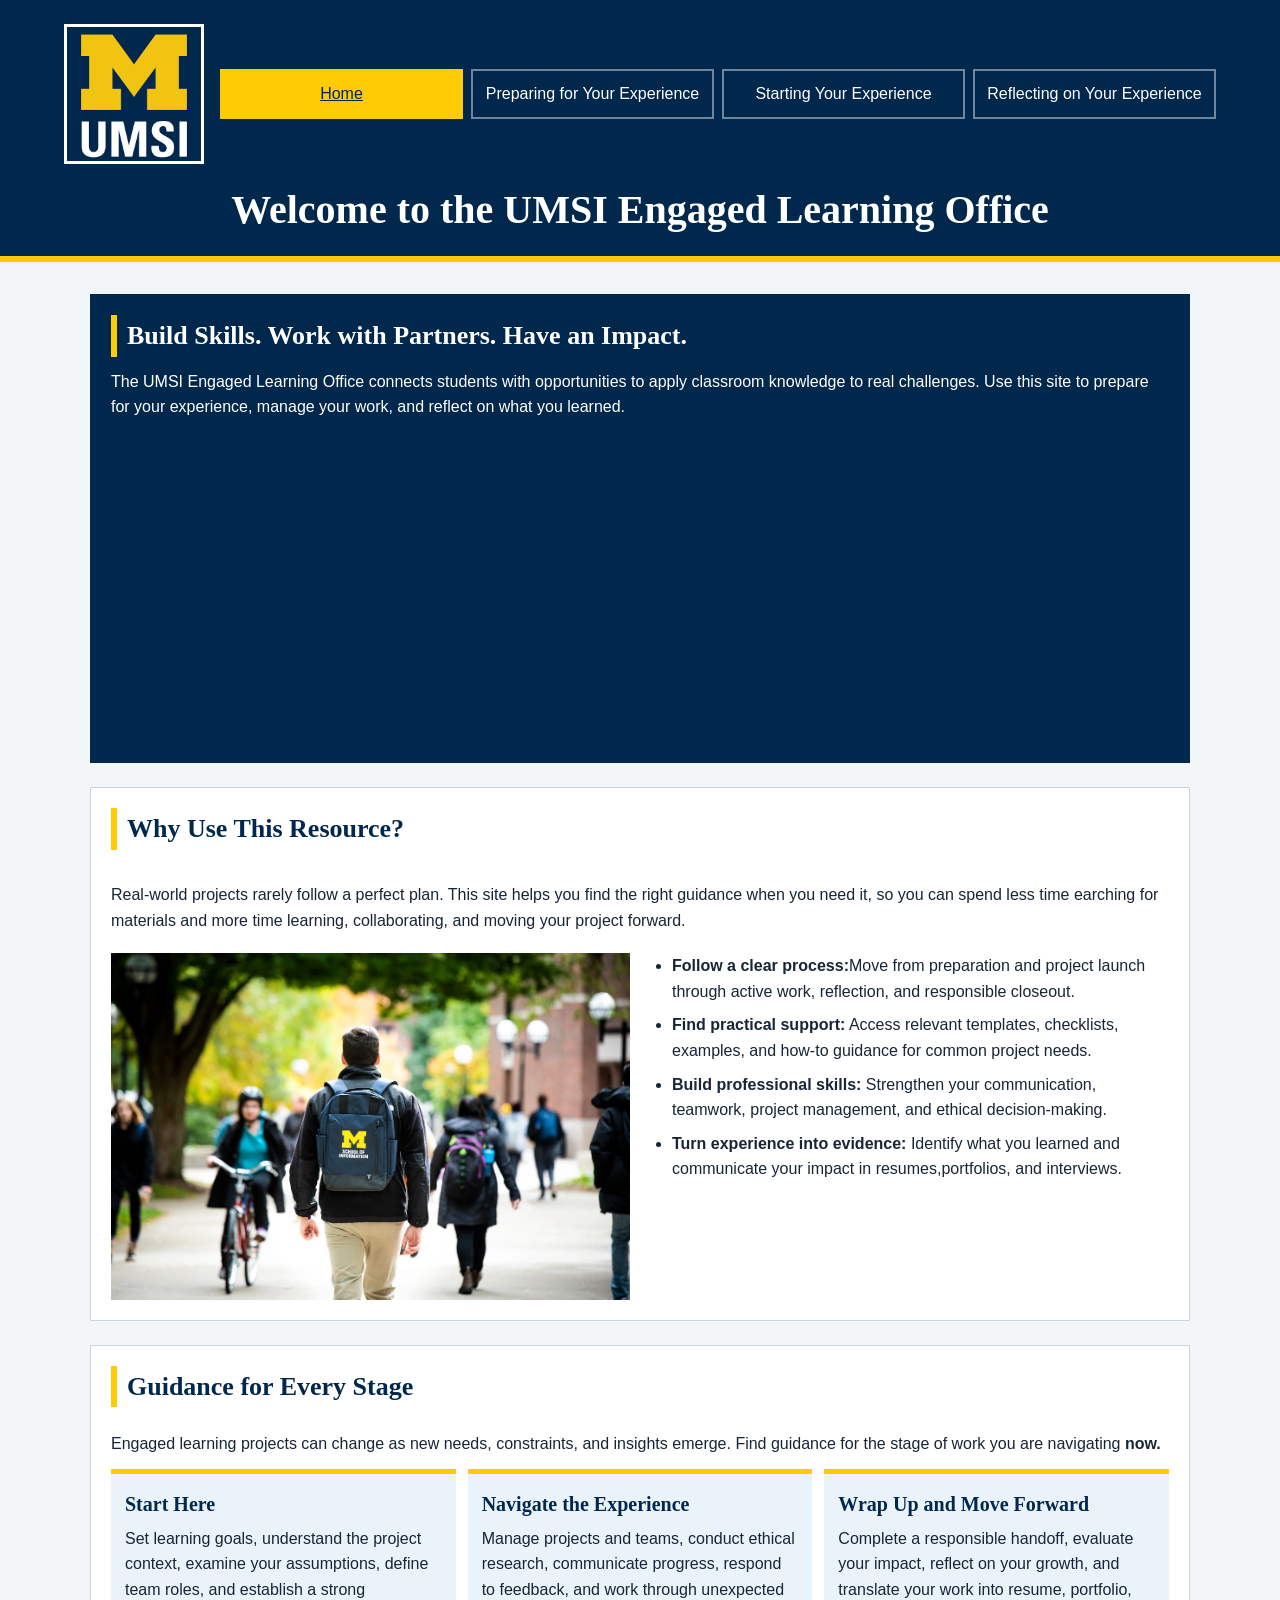
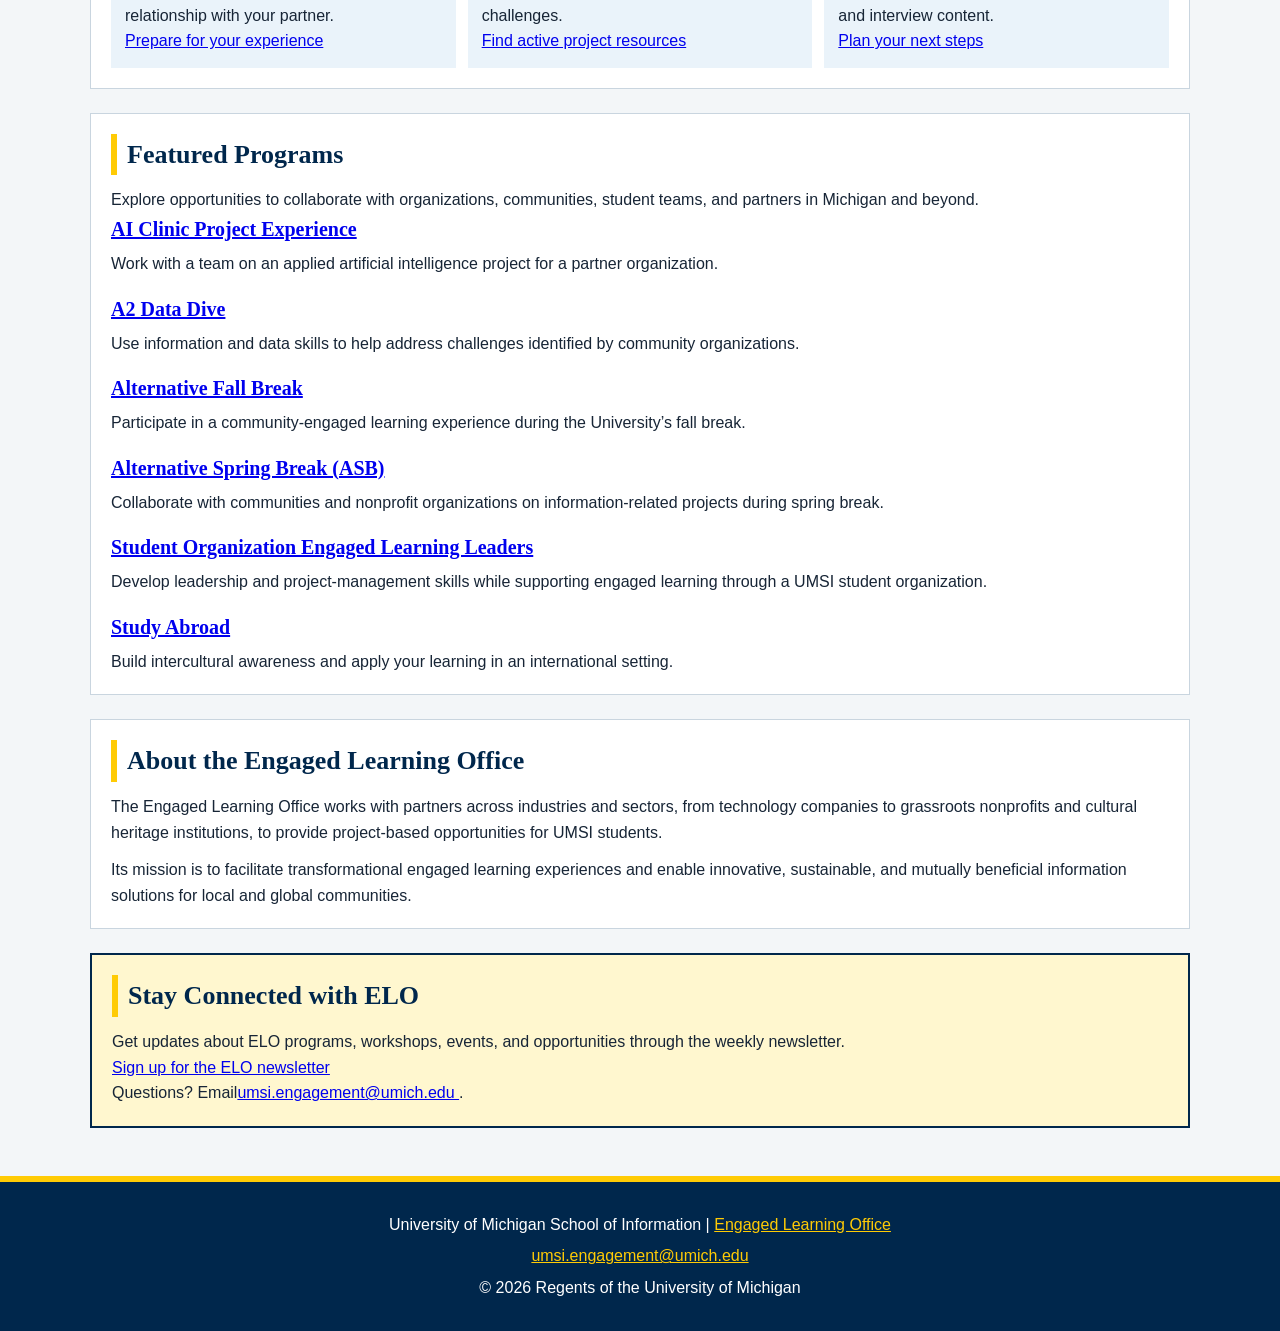
<file: index.html>
<!DOCTYPE html>
<html lang="en">
  <head>
    <meta charset="UTF-8">
    <meta name="viewport" content="width=device-width, initial-scale=1.0">
  
    <title>Engaged Learning Resources | UMSI</title>

    <link rel="stylesheet" href="css/html5reset.css">
    <link rel="stylesheet" href="css/style.css">
  </head>
<body>

    <header class="site-header">
  <a class="skip-link" href = "#main">Skip to Main Content</a>
        <img class="site-logo" src="images/UMSI_signature_vertical_informal_solidblue.jpg" alt="UMSI Logo">
        <nav class="site-nav">
            <ul>
                <li><a href = "index.html" aria-current="page">Home</a></li>
                <li><a href = "prep.html">Preparing for Your Experience</a></li>
                <li><a href = "start.html">Starting Your Experience</a></li>
                <li><a href = "reflect.html">Reflecting on Your Experience</a></li>
            </ul>
        </nav>
    <h1>Welcome to the UMSI Engaged Learning Office</h1>

    </header>
    <main id="main" class="site-main">
    <section class="intro-panel">
      <h2>Build Skills. Work with Partners. Have an Impact.</h2>
      <p>
       The UMSI Engaged Learning Office connects students with opportunities to apply classroom knowledge to real challenges. Use this site to prepare for your experience, manage your work, and reflect on what you learned.
      </p>

      <iframe width="560px" height="315px" src="https://www.youtube.com/embed/81ZO9RfIJEQ?si=tBp82YWZMl1u7CVS" title="YouTube video player" frameborder="0" allow="accelerometer; autoplay; clipboard-write; encrypted-media; gyroscope; picture-in-picture; web-share" referrerpolicy="strict-origin-when-cross-origin" allowfullscreen></iframe>
         <!-- Note: this iframe might cause an Axe ARIA error - that's not on you that's on YouTube! -->
    </section>

<section class="feature-overview">
    <h2>Why Use This Resource?</h2>

    <p>Real-world projects rarely follow a perfect plan. This site helps you find the right guidance when you need it, so you can spend less time earching for materials and more time learning, collaborating, and moving your project forward.
    </p>
        <img src="images/UMSI_CampusFall_UMSIBackpack_02.jpg" alt="A student wears a UMSI backpack in fall on the drag.">
    <ul>
        <li><strong>Follow a clear process:</strong>Move from preparation and project launch through active work, reflection, and responsible closeout.</li>
        <li><strong>Find practical support:</strong> Access relevant templates, checklists, examples, and how-to guidance for common project needs.</li>
        <li><strong>Build professional skills:</strong> Strengthen your communication, teamwork, project management, and ethical decision-making.</li>
        <li><strong>Turn experience into evidence:</strong> Identify what you learned and communicate your impact in resumes,portfolios, and interviews.</li>
    </ul>
</section>

 <section class="stage-grid">
    <h2>Guidance for Every Stage</h2>
    <p>Engaged learning projects can change as new needs, constraints, and insights emerge. Find guidance for the stage of work you are navigating <strong>now.</strong></p>
    <article>
      <h3>Start Here</h3>
      <p>Set learning goals, understand the project context, examine your assumptions, define team roles, and establish a strong relationship with your partner.</p>
      <a href="prep.html">Prepare for your experience</a>
    </article>

    <article>
      <h3>Navigate the Experience</h3>
      <p>Manage projects and teams, conduct ethical research, communicate progress, respond to feedback, and work through unexpected challenges.</p>
      <a href="start.html">Find active project resources</a>
    </article>

    <article>
      <h3>Wrap Up and Move Forward</h3>
      <p>Complete a responsible handoff, evaluate your impact, reflect on your growth, and translate your work into resume, portfolio, and interview content.</p>
      <a href="reflect.html">Plan your next steps</a>
    </article>
  </section>

   <section class="resource-list">
    <h2>Featured Programs</h2>
    <p>Explore opportunities to collaborate with organizations, communities, student teams, and partners in Michigan and beyond.</p>
    <article>
    <h3><a href="https://mcompass.umich.edu/_portal/tds-program-brochure?programid=12810">AI Clinic Project Experience</a></h3>
    <p>Work with a team on an applied artificial intelligence project for a partner organization.</p>
    </article>

    <article>
    <h3><a href="https://mcompass.umich.edu/_portal/tds-program-brochure?programid=12556">A2 Data Dive</a></h3>
    <p>Use information and data skills to help address challenges identified by community organizations.</p>
    </article>

     <article>
      <h3><a href="https://mcompass.umich.edu/_portal/tds-program-brochure?programid=11297">Alternative Fall Break</a></h3>
      <p>Participate in a community-engaged learning experience during the University’s fall break.</p>
    </article>

    <article>
      <h3><a href="https://mcompass.umich.edu/_portal/tds-program-brochure?programid=10621">Alternative Spring Break (ASB)</a></h3>
       <p>Collaborate with communities and nonprofit organizations on information-related projects during spring break.</p>
    </article>

    <article>
      <h3><a href="https://mcompass.umich.edu/_portal/tds-program-brochure?programid=12294">Student Organization Engaged Learning Leaders</a></h3>
       <p>Develop leadership and project-management skills while supporting engaged learning through a UMSI student organization.</p>
    </article>

    <article>
      <h3><a href="https://www.si.umich.edu/student-life/study-abroad">Study Abroad</a></h3>
      <p>Build intercultural awareness and apply your learning in an international setting. </p>
    </article>
   </section>
  <section>
    <h2>About the Engaged Learning Office</h2>
    <p>The Engaged Learning Office works with partners across industries and sectors, from technology companies to grassroots nonprofits and cultural heritage institutions, to provide project-based opportunities for UMSI students.</p>
    <p>Its mission is to facilitate transformational engaged learning experiences and enable innovative, sustainable, and mutually beneficial information solutions for local and global communities.</p>
  </section>
  <aside class="callout-panel">
    <h2>Stay Connected with ELO</h2>
    <p>Get updates about ELO programs, workshops, events, and opportunities through the weekly newsletter.</p>
    <div>
       <a href="https://umsi.info/elo-newsletter"> Sign up for the ELO newsletter</a>
    </div>
    <p>Questions? Email<a href="mailto:umsi.engagement@umich.edu">umsi.engagement@umich.edu </a>.</p>
  </aside>


        <!-- Content taken & modified from UMGPT with the prompt, "Write me a webpage of intro content to help meet the following requirements - this is for the home page": and then pasted in the client objectives & project requirements"
        UMGPT. (2026). UMGPT ( GPT-5.6 Sol September 7th version) [Large language model]. -->
    </main>
    <footer class="site-footer">
        <p>University of Michigan School of Information | <a href="https://www.si.umich.edu/programs/engaged-learning/about-engaged-learning-office">Engaged Learning Office </a></p>
      <address>
        <a href="mailto:umsi.engagement@umich.edu">umsi.engagement@umich.edu</a>
      </address>
      <p>&copy; <span id="year"></span> Regents of the University of Michigan</p>
    </footer>
    <script src="js/script.js"></script>
</body>
</html>
</file>
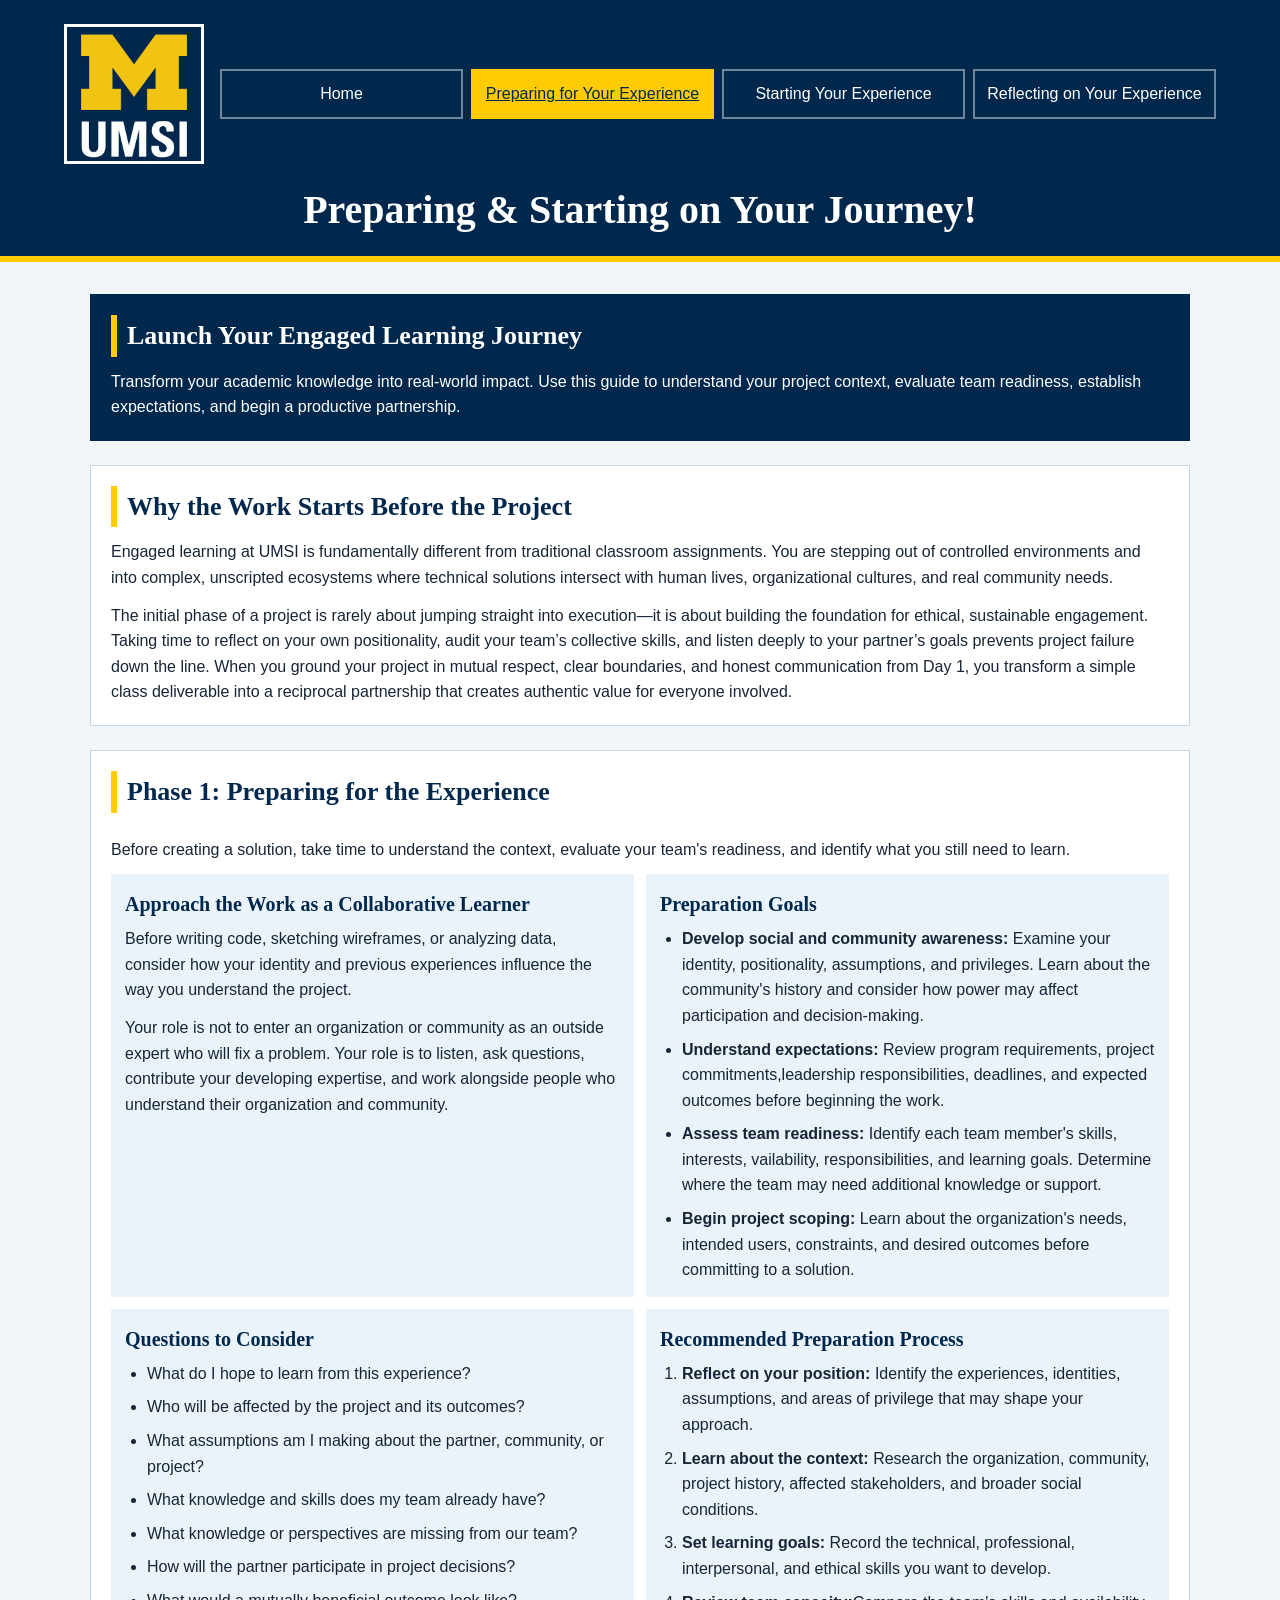
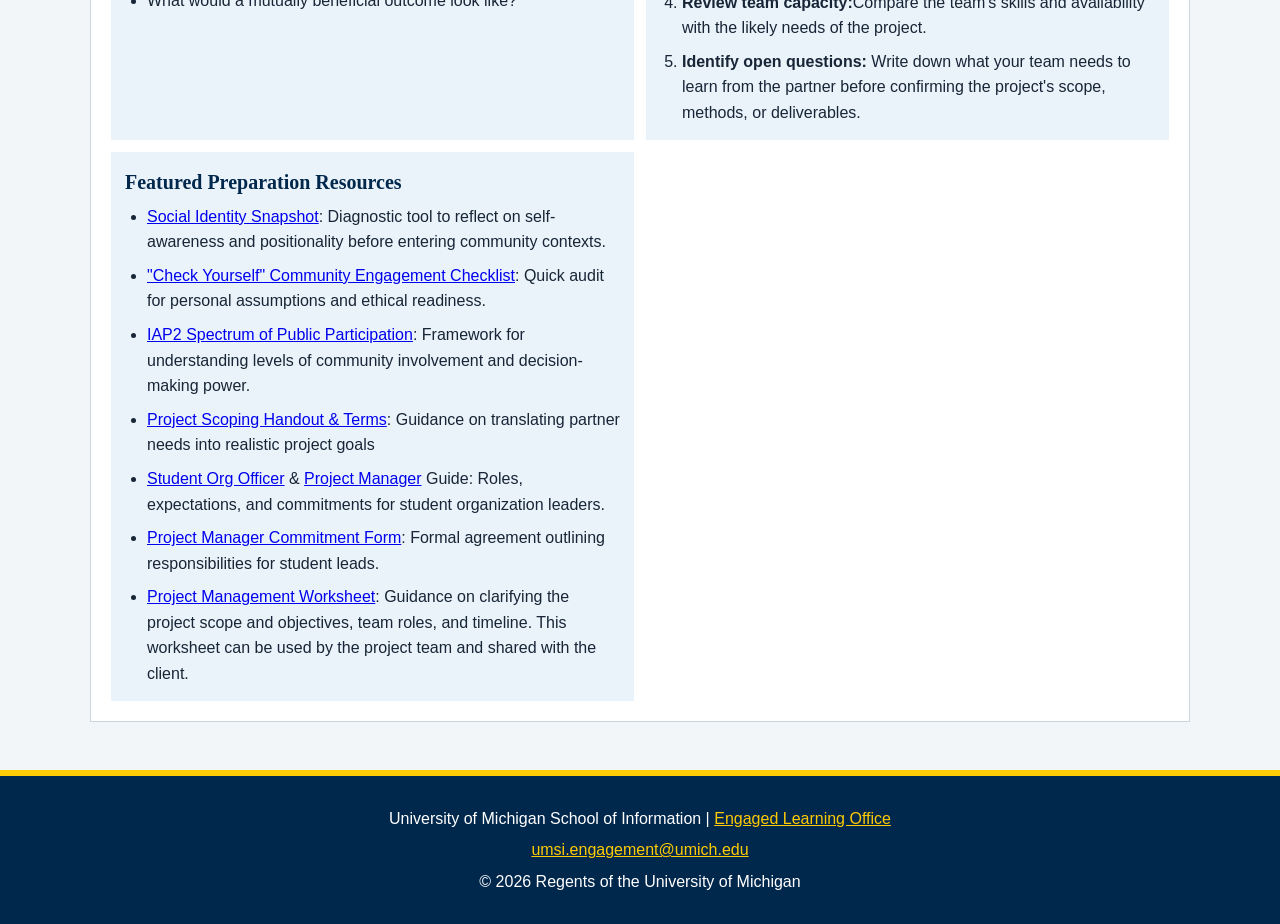
<file: prep.html>
<!DOCTYPE html>
<html lang="en">
<head>
    <meta charset="UTF-8">
    <meta name="viewport" content="width=device-width, initial-scale=1.0">
    <title>Preparing for Your Experience | UMSI</title>
    <link rel="stylesheet" href="css/html5reset.css">
    <link rel="stylesheet" href="css/style.css">
</head>
<body>

    <header class="site-header">

  <a class="skip-link" href = "#main">Skip to Main Content</a>
        <img class="site-logo" src="images/UMSI_signature_vertical_informal_solidblue.jpg" alt="UMSI Logo">
        <nav class="site-nav">
            <ul>
                <li><a href = "index.html">Home</a></li>
                <li><a href = "prep.html" aria-current="page">Preparing for Your Experience</a></li>
                <li><a href="start.html">Starting Your Experience</a></li>
                <li><a href="reflect.html">Reflecting on Your Experience</a></li>
            </ul>
        </nav>
    <h1>Preparing & Starting on Your Journey!</h1>
  </header>
<main id="main" class="site-main">
  
<section class="intro-panel">
  <h2>Launch Your Engaged Learning Journey</h2>
  <p>Transform your academic knowledge into real-world impact. Use this guide to understand your project context, evaluate team readiness, establish expectations, and begin a productive partnership.</p>
</section>

<section>
  <h2>Why the Work Starts Before the Project</h2>
  <p>Engaged learning at UMSI is fundamentally different from traditional classroom assignments. You are stepping out of controlled environments and into complex, unscripted ecosystems where technical solutions intersect with human lives, organizational cultures, and real community needs.</p>
  <p>The initial phase of a project is rarely about jumping straight into execution—it is about building the foundation for ethical, sustainable engagement. Taking time to reflect on your own positionality, audit your team’s collective skills, and listen deeply to your partner’s goals prevents project failure down the line. When you ground your project in mutual respect, clear boundaries, and honest communication from Day 1, you transform a simple class deliverable into a reciprocal partnership that creates authentic value for everyone involved.</p>


</section>

<section class="prep-grid">
  <h2>Phase 1: Preparing for the Experience</h2>
  <p>Before creating a solution, take time to understand the context, evaluate your team's readiness, and identify what you still need to learn.</p>
  <article>
    <h3>Approach the Work as a Collaborative Learner</h3>
    <p>Before writing code, sketching wireframes, or analyzing data, consider how your identity and previous experiences influence the way you understand the project.</p>
    <p>Your role is not to enter an organization or community as an outside expert who will fix a problem. Your role is to listen, ask questions, contribute your developing expertise, and work alongside people who understand their organization and community.</p>
  </article>

  <article>
    <h3>Preparation Goals</h3>
    <ul>
      <li><strong>Develop social and community awareness:</strong> Examine your identity, positionality, assumptions, and privileges. Learn about the community's history and consider how power may affect participation and decision-making.
      </li>
      <li><strong>Understand expectations:</strong> Review program requirements, project commitments,leadership responsibilities, deadlines, and expected outcomes before beginning the work.</li>
      <li><strong>Assess team readiness:</strong> Identify each team member's skills, interests, vailability, responsibilities, and learning goals. Determine where the team may need additional knowledge or support.</li>
      <li><strong>Begin project scoping:</strong> Learn about the organization's needs, intended users, constraints, and desired outcomes before committing to a solution.
      </li>
    </ul>
  </article>

  <article>
    <h3>Questions to Consider</h3>
    <ul>
      <li>What do I hope to learn from this experience?</li>
      <li>Who will be affected by the project and its outcomes?</li>
      <li>What assumptions am I making about the partner, community, or project?</li>
      <li>What knowledge and skills does my team already have?</li>
      <li>What knowledge or perspectives are missing from our team?</li>
      <li>How will the partner participate in project decisions?</li>
      <li>What would a mutually beneficial outcome look like?</li>
    </ul>
  </article>

  <article>
    <h3>Recommended Preparation Process</h3>
    <ol>
      <li><strong>Reflect on your position:</strong> Identify the experiences, identities, assumptions, and areas of privilege that may shape your approach.</li>
      <li><strong>Learn about the context:</strong> Research the organization, community, project history, affected stakeholders, and broader social conditions.</li>
      <li><strong>Set learning goals:</strong> Record the technical, professional, interpersonal, and ethical skills you want to develop.</li>
      <li><strong>Review team capacity:</strong>Compare the team's skills and availability with the likely needs of the project. </li>
      <li><strong>Identify open questions:</strong> Write down what your team needs to learn from the partner before confirming the project's scope, methods, or deliverables.
      </li>
    </ol>
  </article>

  <article>
    <h3>Featured Preparation Resources</h3>
    <ul>
      <li><a href="https://sites.lsa.umich.edu/equitable-teaching/social-identity-snapshot">Social Identity Snapshot</a>: Diagnostic tool to reflect on self-awareness and positionality before entering community contexts.</li>
      <li><a href="https://docs.google.com/document/d/1Qt9YeStVwDHjwJhOLAz42JSNQR2lFMurdUtxtdrGkuc/edit?tab=t.0#heading=h.ch0bvccjkrzn">"Check Yourself" Community Engagement Checklist</a>: Quick audit for personal assumptions and ethical readiness.</li>
      <li><a href="https://drive.google.com/file/d/1zc1RNlrDxV51-muOERdDTnINQcquJpOA/view?usp=sharing">IAP2 Spectrum of Public Participation</a>: Framework for understanding levels of community involvement and decision-making power.</li>
      <li><a href="https://docs.google.com/document/d/1TrEDolwmOIlXgYgAP9VvlOGoYOwFfe6KxzZOgZSVYVw/edit?usp=drive_link">Project Scoping Handout & Terms</a>: Guidance on translating partner needs into realistic project goals</li>
      <li><a href="https://docs.google.com/document/d/1AexsV_JeSd0kRUBbcifZpfBu6y6Zi8Y0iJScp1I3gkM/edit?usp=drive_link">Student Org Officer</a> & <a href="https://docs.google.com/document/u/0/d/1uwOOS0TrXWzcSShj8DUFpckWo0t1UNu_Q7WVbZnLhX0/edit">Project Manager</a> Guide: Roles, expectations, and commitments for student organization leaders.</li>
      <li><a href="https://docs.google.com/document/d/1U4lCNGyWKJ3C2i_VgFqAR45Z4zF1FehuthuqT-M2wdI/edit?usp=drive_link">Project Manager Commitment Form</a>: Formal agreement outlining responsibilities for student leads.</li>
      <li><a href="https://docs.google.com/document/d/1twc-7TYWmb_PNrOBiDI1NuJqJAuhluTICr22GRd_NLc/edit?usp=drive_link">Project Management Worksheet</a>: Guidance on clarifying the project scope and objectives, team roles, and timeline. This worksheet can be used by the project team and shared with the client.</li>
    </ul>
  </article>
</section>
<!-- Content taken & modified from UMGPT with the prompt, "for the same content write me some intro content and resources for a prep page using the ELO content below" - this was after I had asked for content for the home page. " UMGPT. (2026). UMGPT ( GPT-5.6 Sol September 7th version) [Large language model]. -->
</main>
<footer class="site-footer">
        <p>University of Michigan School of Information | <a href="https://www.si.umich.edu/programs/engaged-learning/about-engaged-learning-office">Engaged Learning Office </a></p>
      <address>
        <a href="mailto:umsi.engagement@umich.edu">umsi.engagement@umich.edu</a>
      </address>
      <p>&copy; <span id="year"></span> Regents of the University of Michigan</p>
    </footer>
    <script src="js/script.js"></script>
</body>

</html>
</file>
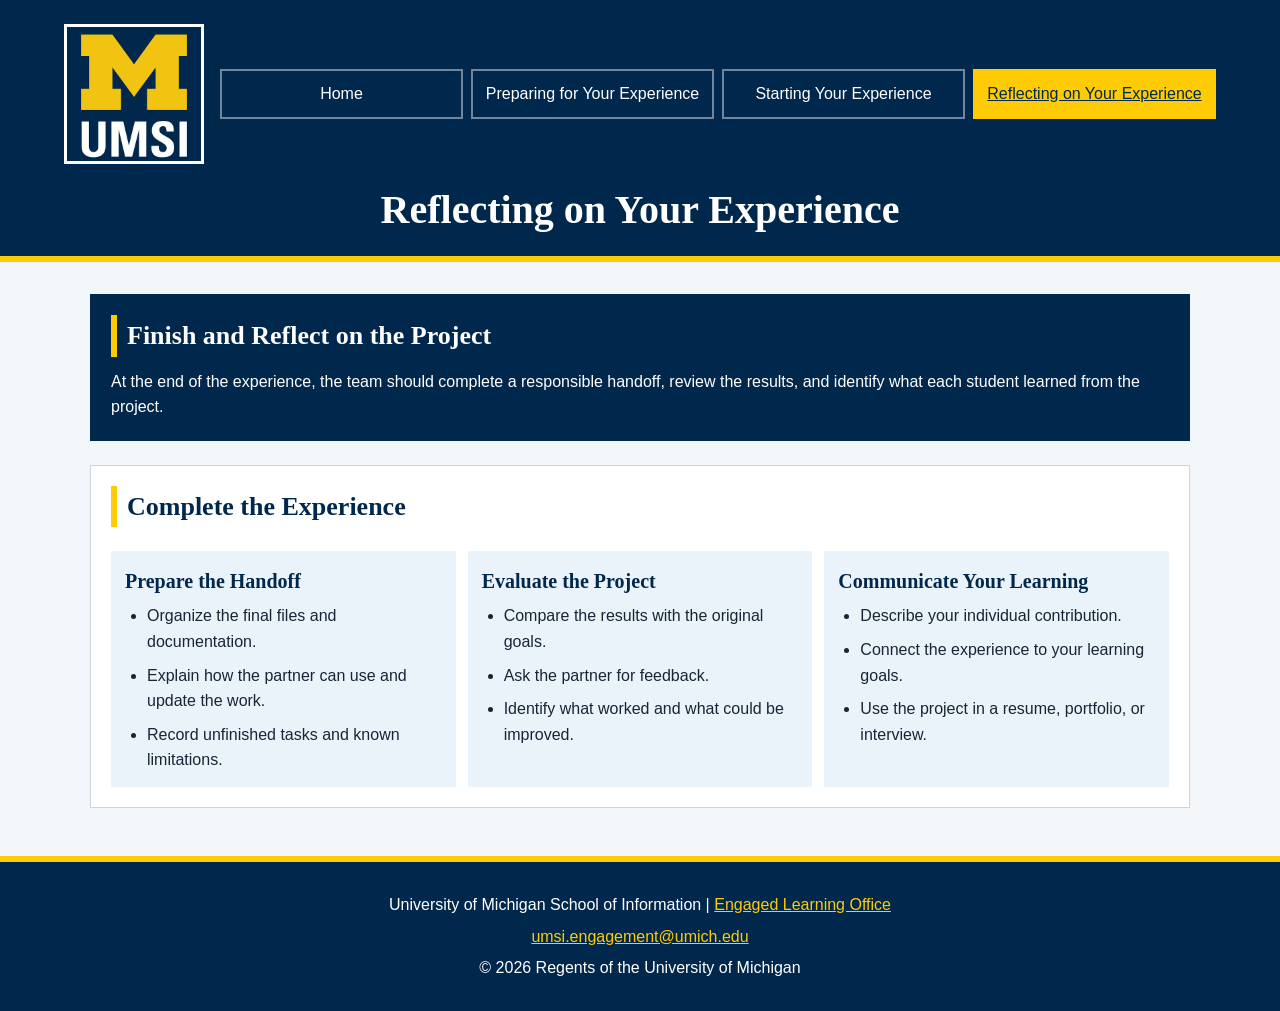
<file: reflect.html>
<!DOCTYPE html>
<html lang="en">
<head>
    <meta charset="UTF-8">
    <meta name="viewport" content="width=device-width, initial-scale=1.0">
    <title>Reflecting on Your Experience | UMSI</title>
    <link rel="stylesheet" href="css/html5reset.css">
    <link rel="stylesheet" href="css/style.css">
</head>
<body>

    <header class="site-header">

  <a class="skip-link" href = "#main">Skip to Main Content</a>
        <img class="site-logo" src="images/UMSI_signature_vertical_informal_solidblue.jpg" alt="UMSI Logo">
        <nav class="site-nav">
            <ul>
                <li><a href = "index.html">Home</a></li>
                <li><a href = "prep.html">Preparing for Your Experience</a></li>
                <li><a href="start.html">Starting Your Experience</a></li>
                <li><a href="reflect.html" aria-current="page">Reflecting on Your Experience</a></li>
            </ul>
        </nav>
    <h1>Reflecting on Your Experience</h1>
  </header>
<main id="main" class="site-main">
  
<section class="intro-panel">
  <h2>Finish and Reflect on the Project</h2>
  <p>At the end of the experience, the team should complete a responsible handoff, review the results, and identify what each student learned from the project.</p>
</section>

<section class="reflect-grid">
  <h2>Complete the Experience</h2>
  <article>
    <h3>Prepare the Handoff</h3>
    <ul>
      <li>Organize the final files and documentation.</li>
      <li>Explain how the partner can use and update the work.</li>
      <li>Record unfinished tasks and known limitations.</li>
    </ul>
  </article>

  <article>
    <h3>Evaluate the Project</h3>
    <ul>
      <li>Compare the results with the original goals.</li>
      <li>Ask the partner for feedback.</li>
      <li>Identify what worked and what could be improved.</li>
    </ul>
  </article>

  <article>
    <h3>Communicate Your Learning</h3>
    <ul>
      <li>Describe your individual contribution.</li>
      <li>Connect the experience to your learning goals.</li>
      <li>Use the project in a resume, portfolio, or interview.</li>
    </ul>
  </article>
</section>
</main>
<footer class="site-footer">
        <p>University of Michigan School of Information | <a href="https://www.si.umich.edu/programs/engaged-learning/about-engaged-learning-office">Engaged Learning Office </a></p>
      <address>
        <a href="mailto:umsi.engagement@umich.edu">umsi.engagement@umich.edu</a>
      </address>
      <p>&copy; <span id="year"></span> Regents of the University of Michigan</p>
    </footer>
    <script src="js/script.js"></script>
</body>

</html>
</file>
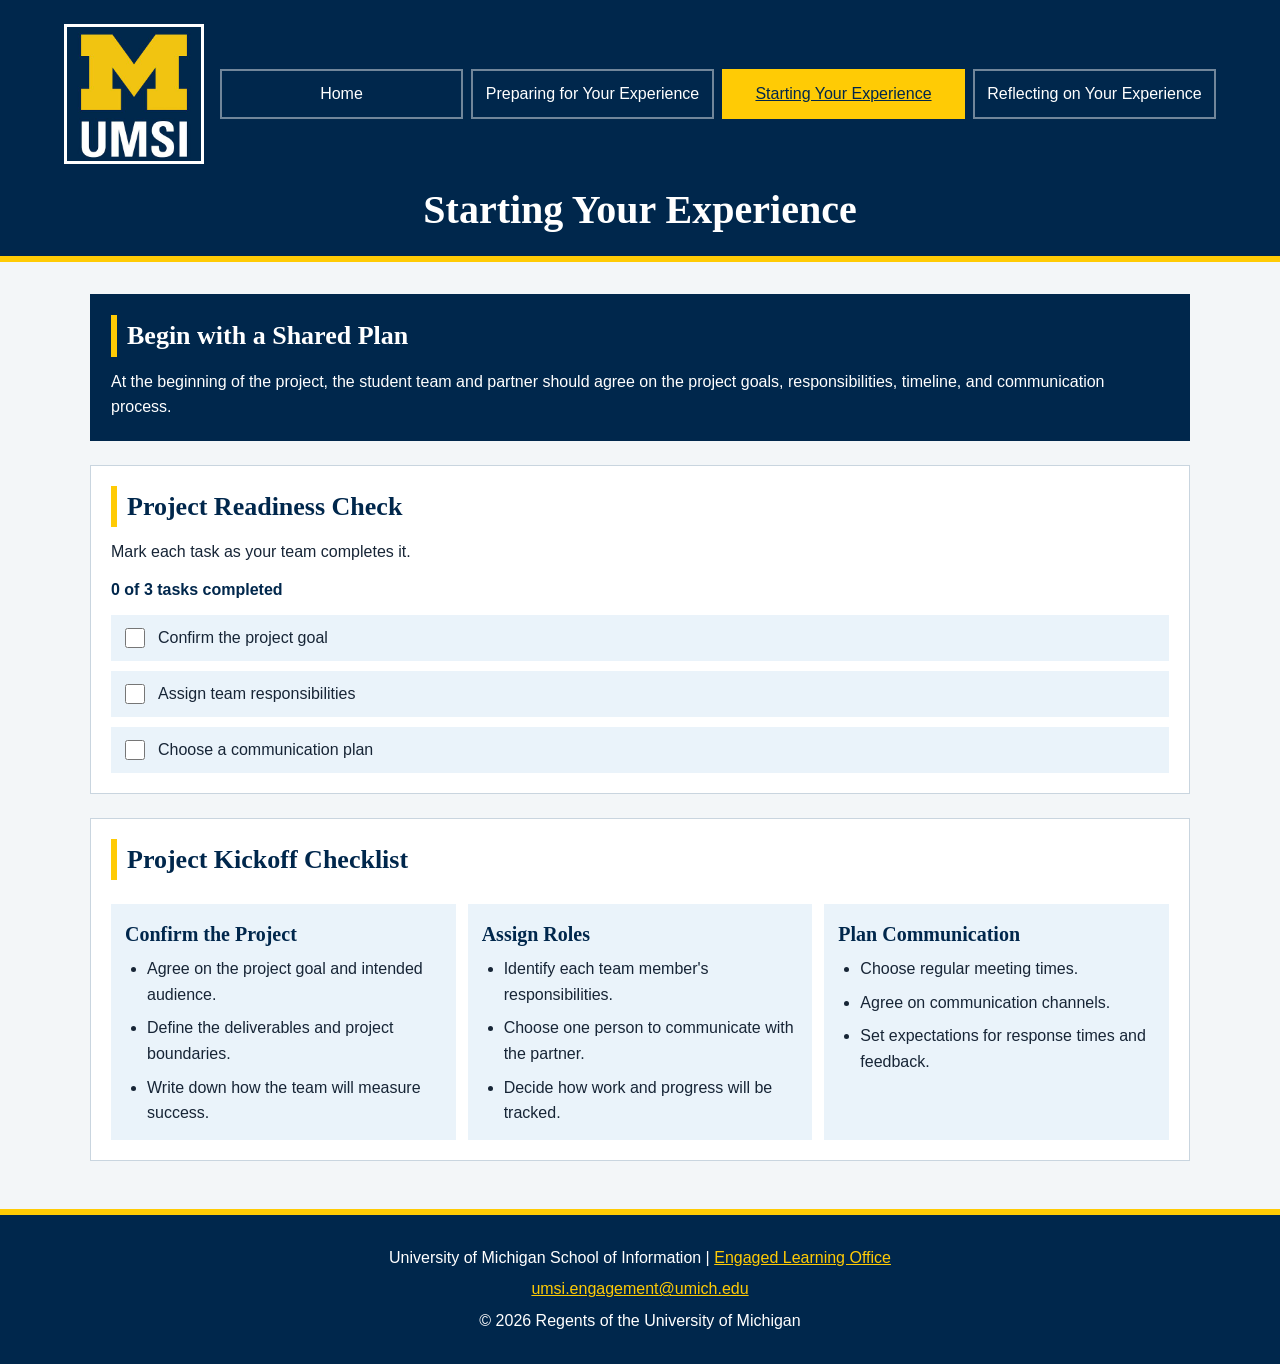
<file: start.html>
<!DOCTYPE html>
<html lang="en">
<head>
    <meta charset="UTF-8">
    <meta name="viewport" content="width=device-width, initial-scale=1.0">
    <title>Starting Your Experience | UMSI</title>
    <link rel="stylesheet" href="css/html5reset.css">
    <link rel="stylesheet" href="css/style.css">
</head>
<body>

    <header class="site-header">

  <a class="skip-link" href = "#main">Skip to Main Content</a>
        <img class="site-logo" src="images/UMSI_signature_vertical_informal_solidblue.jpg" alt="UMSI Logo">
        <nav class="site-nav">
            <ul>
                <li><a href = "index.html">Home</a></li>
                <li><a href = "prep.html">Preparing for Your Experience</a></li>
                <li><a href="start.html" aria-current="page">Starting Your Experience</a></li>
                <li><a href="reflect.html">Reflecting on Your Experience</a></li>
            </ul>
        </nav>
    <h1>Starting Your Experience</h1>
  </header>
<main id="main" class="site-main">
  
<section class="intro-panel">
  <h2>Begin with a Shared Plan</h2>
  <p>At the beginning of the project, the student team and partner should agree on the project goals, responsibilities, timeline, and communication process.</p>
</section>

<section class="checklist-section">
  <h2>Project Readiness Check</h2>
  <p>Mark each task as your team completes it.</p>
  <p id="checklist-status" aria-live="polite">0 of 3 tasks completed</p>
  <div class="checklist-items">
    <label>
        <input type="checkbox" class="checklist-item">
        Confirm the project goal
    </label>
    <label>
        <input type="checkbox" class="checklist-item">
        Assign team responsibilities
    </label>
    <label>
        <input type="checkbox" class="checklist-item">
        Choose a communication plan
    </label>
  </div>
</section>

<section class="start-grid">
  <h2>Project Kickoff Checklist</h2>

  <article>
    <h3>Confirm the Project</h3>
    <ul>
      <li>Agree on the project goal and intended audience.</li>
      <li>Define the deliverables and project boundaries.</li>
      <li>Write down how the team will measure success.</li>
    </ul>
  </article>

  <article>
    <h3>Assign Roles</h3>
    <ul>
      <li>Identify each team member's responsibilities.</li>
      <li>Choose one person to communicate with the partner.</li>
      <li>Decide how work and progress will be tracked.</li>
    </ul>
  </article>

  <article>
    <h3>Plan Communication</h3>
    <ul>
      <li>Choose regular meeting times.</li>
      <li>Agree on communication channels.</li>
      <li>Set expectations for response times and feedback.</li>
    </ul>
  </article>
</section>
</main>
<footer class="site-footer">
        <p>University of Michigan School of Information | <a href="https://www.si.umich.edu/programs/engaged-learning/about-engaged-learning-office">Engaged Learning Office </a></p>
      <address>
        <a href="mailto:umsi.engagement@umich.edu">umsi.engagement@umich.edu</a>
      </address>
      <p>&copy; <span id="year"></span> Regents of the University of Michigan</p>
    </footer>
    <script src="js/script.js"></script>
</body>

</html>
</file>
<file: css/style.css>
* {
    box-sizing: border-box;
}

body {
    margin: 0;
    background-color: #f3f6f8;
    color: #172536;
    font-family: Arial, Helvetica, sans-serif;
    font-size: 16px;
    line-height: 1.6;
}

img {
    display: block;
    width: 100%;
    height: auto;
}

.skip-link {
    position: absolute;
    top: -60px;
    left: 16px;
    padding: 10px;
    background-color: #ffcb05;
    color: #00274c;
    font-weight: bold;
}

.skip-link:focus {
    top: 16px;
}

.site-header {
    display: grid;
    grid-template-columns: 100px 1fr;
    gap: 16px;
    align-items: center;
    padding: 16px;
    border-bottom: 6px solid #ffcb05;
    background-color: #00274c;
    color: white;
}

.site-logo {
    border: 3px solid white;
}

.site-nav ul {
    display: grid;
    grid-template-columns: 1fr 1fr;
    gap: 8px;
    margin: 0;
    padding: 0;
    list-style: none;
}

.site-nav a{
    display: block;
    padding: 10px 4px;
    border: 2px solid #71869a;
    color: white;
    text-align: center;
    text-decoration: none;
}

.site-nav a:hover,
.site-nav a:focus {
    background-color: white;
    color: #00274c;
}

.site-nav a[aria-current="page"] {
    border-color: #ffcb05;
    background-color: #ffcb05;
    color: #00274c;
    text-decoration: underline;
}

.site-header h1 {
    grid-column: 1 / -1;
    margin: 8px 0 0;
    font-family: Georgia, "Times New Roman", serif;
    font-size: 32px;
    line-height: 1.1;
    text-align: center;
}

.site-main {
    display: grid;
    grid-template-columns: 1fr;
    gap: 16px;
    width: 94%;
    max-width: 700px;
    margin: 0 auto;
    padding: 20px 0 32px;
}

.site-main:focus {
    outline: none;
}

.site-main section,
.site-main aside {
    padding: 20px;
    border: 1px solid #c9d5df;
    background-color: white;
}


.site-main h2,
.site-main h3 {
    color: #00274c;
    font-family: Georgia, "Times New Roman", serif;
}

.site-main h2 {
    margin: 0 0 12px;
    padding-left: 10px;
    border-left: 6px solid #ffcb05;
    font-size: 26px;
}

.site-main h3 {
    margin-bottom: 6px;
    font-size: 20px;
}

.site-main ul,
.site-main ol {
    padding-left: 22px;
}

.site-main li + li {
    margin-top: 8px;
}

.site-main p + p,
.site-main p + ul,
.site-main p + ol {
    margin-top: 12px;
}

.site-main .intro-panel {
    border-color: #00274c;
    background-color: #00274c;
    color: white;
}

.intro-panel h2 {
    color: white;
}

.site-main .callout-panel {
    border: 2px solid #00274c;
    background-color: #fff7cf;
}

iframe {
    width: 100%;
    max-width: 560px;
    border: 0;
}

.feature-overview img {
    margin-top: 16px;
}

.feature-overview ul {
    margin-top: 16px;
}

.stage-grid {
    display: grid;
    grid-template-columns: 1fr;
    gap: 12px;
}

.stage-grid article {
    padding: 14px;
    border-top: 5px solid #ffcb05;
    background-color: #eaf3fa;
}

.resource-list article + article {
    margin-top: 16px;
}

.prep-grid,
.start-grid,
.reflect-grid {
    display: grid;
    grid-template-columns: 1fr;
    gap: 12px;
}

.prep-grid article,
.start-grid article,
.reflect-grid article {
    padding: 14px;
    background-color: #eaf3fa;
}

.checklist-items {
    display: grid;
    gap: 10px;
    margin-top: 12px;
}

.checklist-items label {
    display: flex;
    align-items: center;
    gap: 10px;
    padding: 10px;
    background-color: #eaf3fa;
}

.checklist-item {
    width: 20px;
    height: 20px;
}

#checklist-status {
    color: #00274c;
    font-weight: bold;
}

.site-footer {
    padding: 24px 16px;
    border-top: 6px solid #ffcb05;
    background-color: #00274c;
    color: white;
    text-align: center;
}

.site-footer p,
.site-footer address {
    margin: 6px 0;
}

.site-footer a {
    color: #ffcb05;
}

.site-footer address {
    font-style: normal;
}

@media (min-width: 768px) {
    .site-header {
        grid-template-columns: 140px 1fr;
        padding: 24px 5%;
    }

    .site-nav ul {
        grid-template-columns: repeat(4, 1fr);
    }

    .site-header h1 {
        font-size: 40px;
    }

    .site-main {
        max-width: 1100px;
        gap: 24px;
        padding: 32px 0 48px;
    }

    .feature-overview {
        display: grid;
        grid-template-columns: 1fr 1fr;
        gap: 20px;
    }

    .feature-overview h2,
    .feature-overview > p {
        grid-column: 1 / -1;
    }

    .feature-overview img,
    .feature-overview ul {
        margin-top: 0;
    }

    .stage-grid,
    .start-grid,
    .reflect-grid {
        grid-template-columns: repeat(3, 1fr);
    }

    .prep-grid {
        grid-template-columns: repeat(2, 1fr);
    }

    .stage-grid > h2,
    .stage-grid > p,
    .prep-grid > h2,
    .prep-grid > p,
    .start-grid > h2,
    .reflect-grid > h2 {
        grid-column: 1 / -1;
    }
}
</file>
